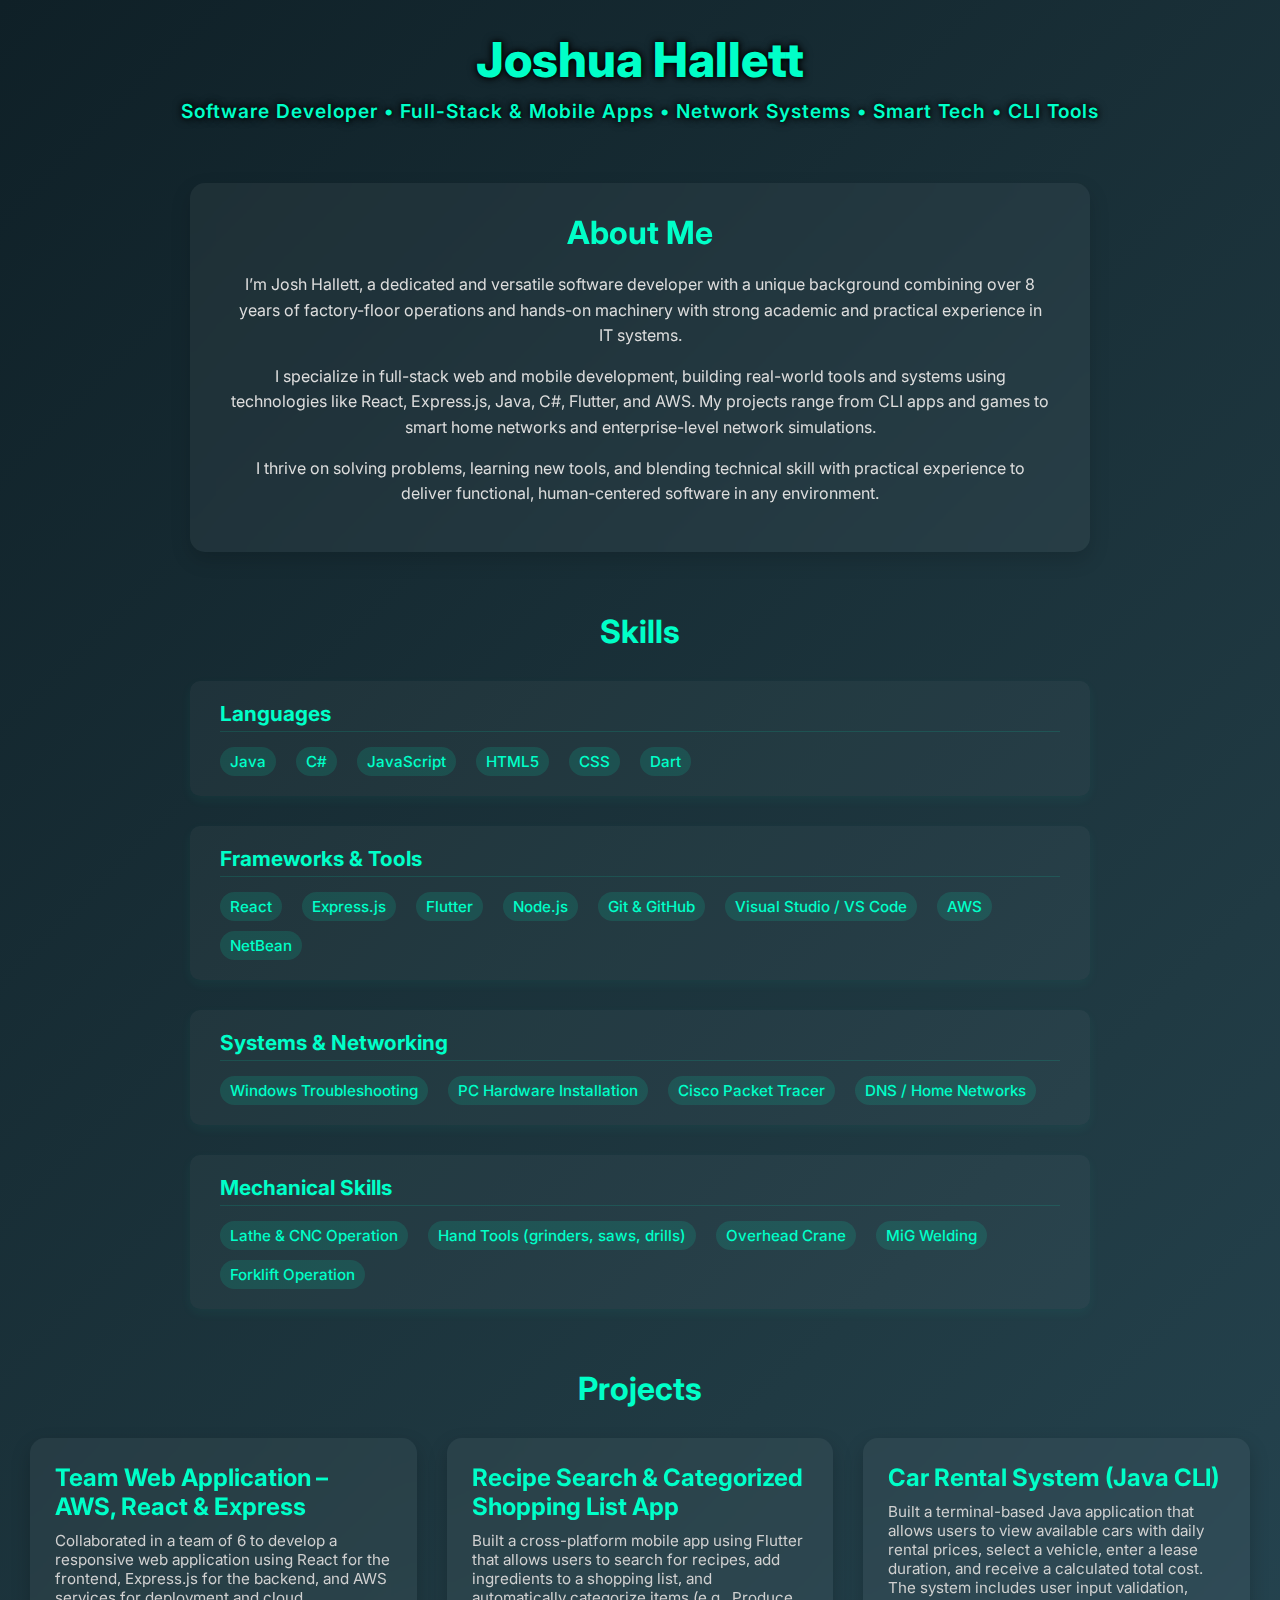
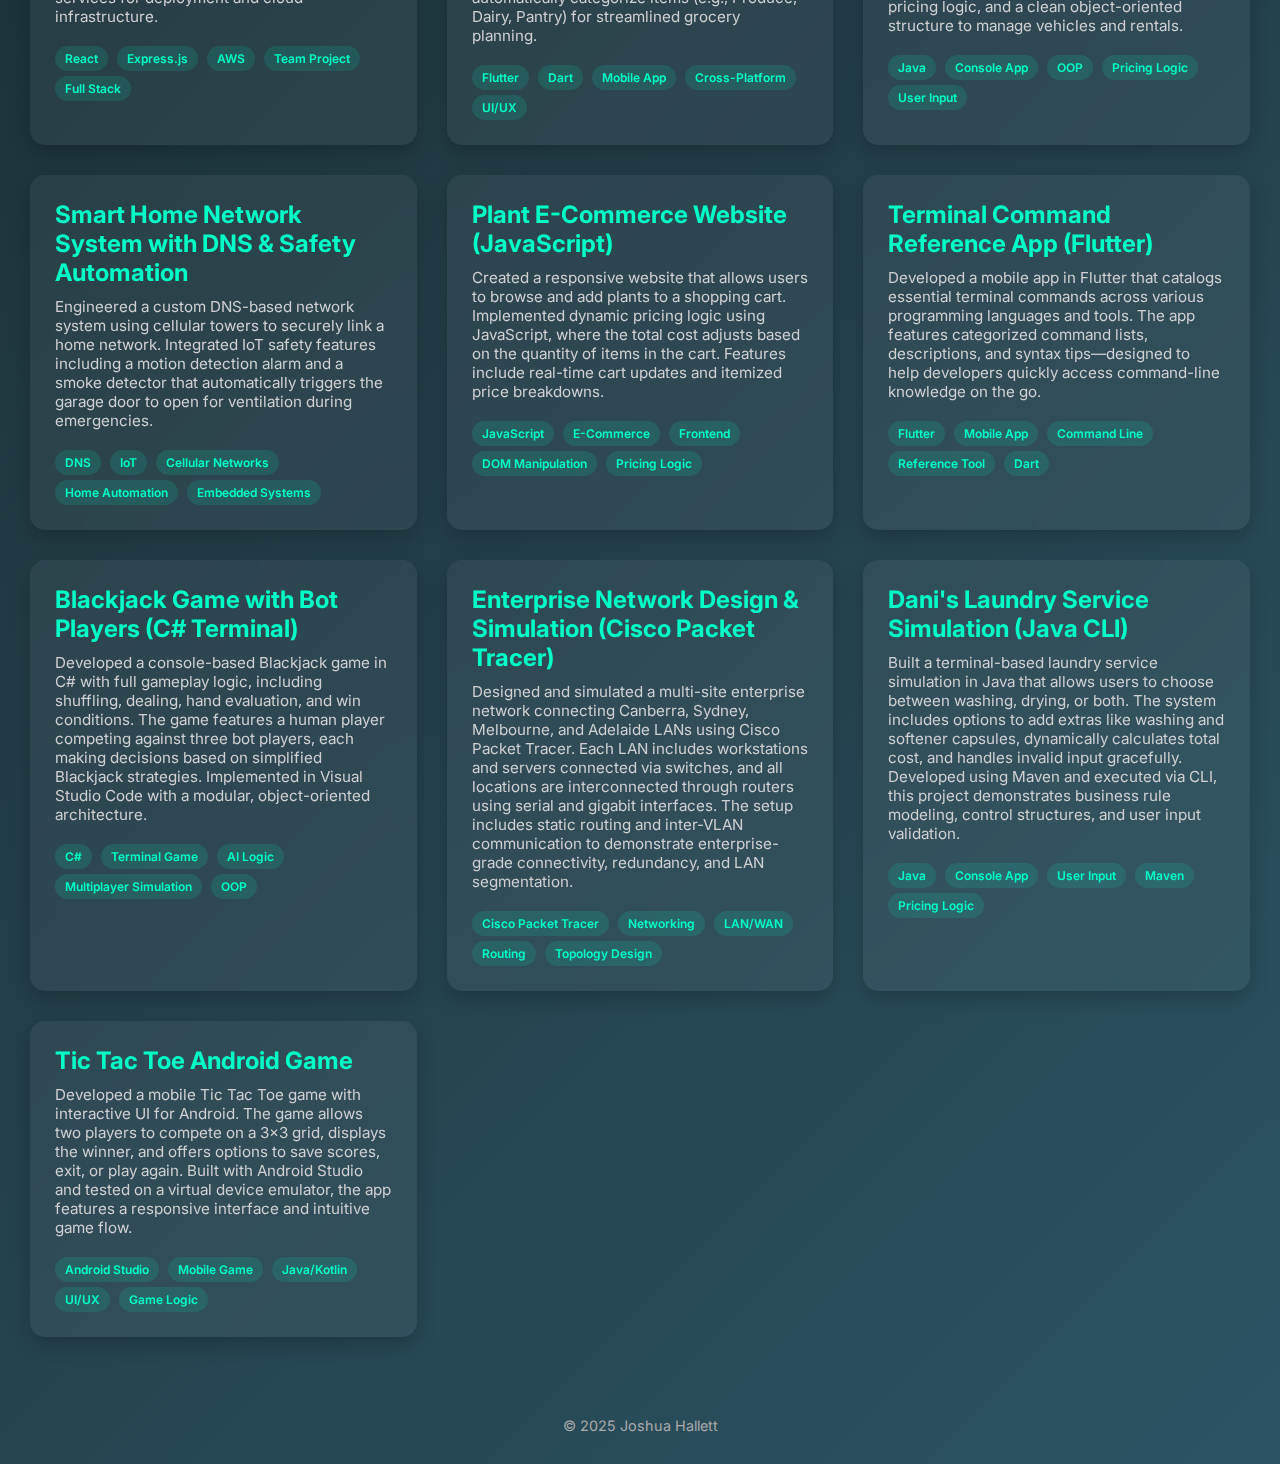
<file: index.html>
<!DOCTYPE html>
<html lang="en">

<head>
    <meta charset="UTF-8" />
    <meta name="viewport" content="width=device-width, initial-scale=1.0" />
    <title>Joshua Hallett | IT Portfolio</title>
    <link rel="stylesheet" href="style.css" />
</head>
<script>
    document.addEventListener("DOMContentLoaded", () => {
        const cards = document.querySelectorAll(".project-card");
        cards.forEach(card => {
            card.addEventListener("click", () => {
                card.classList.toggle("expanded");
            });
        });
    });
</script>

<body>
    <header class="header">
        <h1>Joshua Hallett</h1>
        <p>Software Developer • Full-Stack & Mobile Apps • Network Systems • Smart Tech • CLI Tools</p>
    </header>

    <section class="about-me">
        <h2>About Me</h2>
        <p>
            I’m Josh Hallett, a dedicated and versatile software developer with a unique background combining over 8
            years of factory-floor operations and hands-on machinery with strong academic and practical experience in IT
            systems.
        </p>
        <p>
            I specialize in full-stack web and mobile development, building real-world tools and systems using
            technologies like React, Express.js, Java, C#, Flutter, and AWS. My projects range from CLI apps and games
            to smart home networks and enterprise-level network simulations.
        </p>
        <p>
            I thrive on solving problems, learning new tools, and blending technical skill with practical experience to
            deliver functional, human-centered software in any environment.
        </p>
    </section>

    <section class="skills">
    <h2>Skills</h2>
    <div class="skill-group">
        <h3>Languages</h3>
        <ul>
            <li>Java</li>
            <li>C#</li>
            <li>JavaScript</li>
            <li>HTML5</li>
            <li>CSS</li>
            <li>Dart</li>
        </ul>
    </div>

    <div class="skill-group">
        <h3>Frameworks & Tools</h3>
        <ul>
            <li>React</li>
            <li>Express.js</li>
            <li>Flutter</li>
            <li>Node.js</li>
            <li>Git & GitHub</li>
            <li>Visual Studio / VS Code</li>
            <li>AWS</li>
            <li>NetBean</li>
        </ul>
    </div>

    <div class="skill-group">
        <h3>Systems & Networking</h3>
        <ul>
            <li>Windows Troubleshooting</li>
            <li>PC Hardware Installation</li>
            <li>Cisco Packet Tracer</li>
            <li>DNS / Home Networks</li>
        </ul>
    </div>

    <div class="skill-group">
        <h3>Mechanical Skills</h3>
        <ul>
            <li>Lathe & CNC Operation</li>
            <li>Hand Tools (grinders, saws, drills)</li>
            <li>Overhead Crane</li>
            <li>MiG Welding</li>
            <li>Forklift Operation</li>
        </ul>
    </div>
</section>


    <h2 class="section-title">Projects</h2>
    <section class="projects">
        
        <div class="project-card">
            <h2>Team Web Application – AWS, React & Express</h2>
            <p>Collaborated in a team of 6 to develop a responsive web application using React for
                the frontend, Express.js for the backend, and AWS services for deployment and cloud infrastructure.</p>
            <span class="tag">React</span>
            <span class="tag">Express.js</span>
            <span class="tag">AWS</span>
            <span class="tag">Team Project</span>
            <span class="tag">Full Stack</span>
        </div>

        <div class="project-card">
            <h2>Recipe Search & Categorized Shopping List App</h2>
            <p>Built a cross-platform mobile app using Flutter that allows users to search for recipes, add ingredients
                to a shopping list, and automatically categorize items (e.g., Produce, Dairy, Pantry) for streamlined
                grocery planning.</p>
            <span class="tag">Flutter</span>
            <span class="tag">Dart</span>
            <span class="tag">Mobile App</span>
            <span class="tag">Cross-Platform</span>
            <span class="tag">UI/UX</span>
        </div>

        <div class="project-card">
            <h2>Car Rental System (Java CLI)</h2>
            <p>Built a terminal-based Java application that allows users to view available cars with daily rental
                prices, select a vehicle, enter a lease duration, and receive a calculated total cost. The system
                includes user input validation, pricing logic, and a clean object-oriented structure to manage vehicles
                and rentals.</p>
            <span class="tag">Java</span>
            <span class="tag">Console App</span>
            <span class="tag">OOP</span>
            <span class="tag">Pricing Logic</span>
            <span class="tag">User Input</span>
        </div>

        <div class="project-card">
            <h2>Smart Home Network System with DNS & Safety Automation</h2>
            <p>Engineered a custom DNS-based network system using cellular towers to securely link a home network.
                Integrated IoT safety features including a motion detection alarm and a smoke detector that
                automatically triggers the garage door to open for ventilation during emergencies.</p>
            <span class="tag">DNS</span>
            <span class="tag">IoT</span>
            <span class="tag">Cellular Networks</span>
            <span class="tag">Home Automation</span>
            <span class="tag">Embedded Systems</span>
        </div>

        <div class="project-card">
            <h2>Plant E-Commerce Website (JavaScript)</h2>
            <p>Created a responsive website that allows users to browse and add plants to a shopping cart. Implemented
                dynamic pricing logic using JavaScript, where the total cost adjusts based on the quantity of items in
                the cart. Features include real-time cart updates and itemized price breakdowns.</p>
            <span class="tag">JavaScript</span>
            <span class="tag">E-Commerce</span>
            <span class="tag">Frontend</span>
            <span class="tag">DOM Manipulation</span>
            <span class="tag">Pricing Logic</span>
        </div>

        <div class="project-card">
            <h2>Terminal Command Reference App (Flutter)</h2>
            <p>Developed a mobile app in Flutter that catalogs essential terminal commands across various programming
                languages and tools. The app features categorized command lists, descriptions, and syntax tips—designed
                to help developers quickly access command-line knowledge on the go.</p>
            <span class="tag">Flutter</span>
            <span class="tag">Mobile App</span>
            <span class="tag">Command Line</span>
            <span class="tag">Reference Tool</span>
            <span class="tag">Dart</span>
        </div>

        <div class="project-card">
            <h2>Blackjack Game with Bot Players (C# Terminal)</h2>
            <p>Developed a console-based Blackjack game in C# with full gameplay logic, including shuffling, dealing,
                hand evaluation, and win conditions. The game features a human player competing against three
                bot players, each making decisions based on simplified Blackjack strategies. Implemented
                in Visual Studio Code with a modular, object-oriented architecture.</p>
            <span class="tag">C#</span>
            <span class="tag">Terminal Game</span>
            <span class="tag">AI Logic</span>
            <span class="tag">Multiplayer Simulation</span>
            <span class="tag">OOP</span>
        </div>

        <div class="project-card">
            <h2>Enterprise Network Design & Simulation (Cisco Packet Tracer)</h2>
            <p>Designed and simulated a multi-site enterprise network connecting Canberra, Sydney, Melbourne, and
                Adelaide LANs using Cisco Packet Tracer. Each LAN includes workstations and servers connected via
                switches, and all locations are interconnected through routers using serial and gigabit interfaces. The
                setup includes static routing and inter-VLAN communication to demonstrate enterprise-grade connectivity,
                redundancy, and LAN segmentation.</p>
            <span class="tag">Cisco Packet Tracer</span>
            <span class="tag">Networking</span>
            <span class="tag">LAN/WAN</span>
            <span class="tag">Routing</span>
            <span class="tag">Topology Design</span>
        </div>

        <div class="project-card">
            <h2>Dani's Laundry Service Simulation (Java CLI)</h2>
            <p>Built a terminal-based laundry service simulation in Java that allows users to choose between washing,
                drying, or both. The system includes options to add extras like washing and softener capsules,
                dynamically calculates total cost, and handles invalid input gracefully. Developed using Maven and
                executed via CLI, this project demonstrates business rule modeling, control structures, and user input
                validation.</p>
            <span class="tag">Java</span>
            <span class="tag">Console App</span>
            <span class="tag">User Input</span>
            <span class="tag">Maven</span>
            <span class="tag">Pricing Logic</span>
        </div>

        <div class="project-card">
            <h2>Tic Tac Toe Android Game</h2>
            <p>Developed a mobile Tic Tac Toe game with interactive UI for Android. The game allows two players to
                compete on a 3x3 grid, displays the winner, and offers options to save scores, exit, or play again.
                Built with Android Studio and tested on a virtual device emulator, the app features a responsive
                interface and intuitive game flow.</p>
            <span class="tag">Android Studio</span>
            <span class="tag">Mobile Game</span>
            <span class="tag">Java/Kotlin</span>
            <span class="tag">UI/UX</span>
            <span class="tag">Game Logic</span>
        </div>
    </section>

    <footer class="footer">
        <p>&copy; 2025 Joshua Hallett</p>
    </footer>
</body>

</html>
</file>
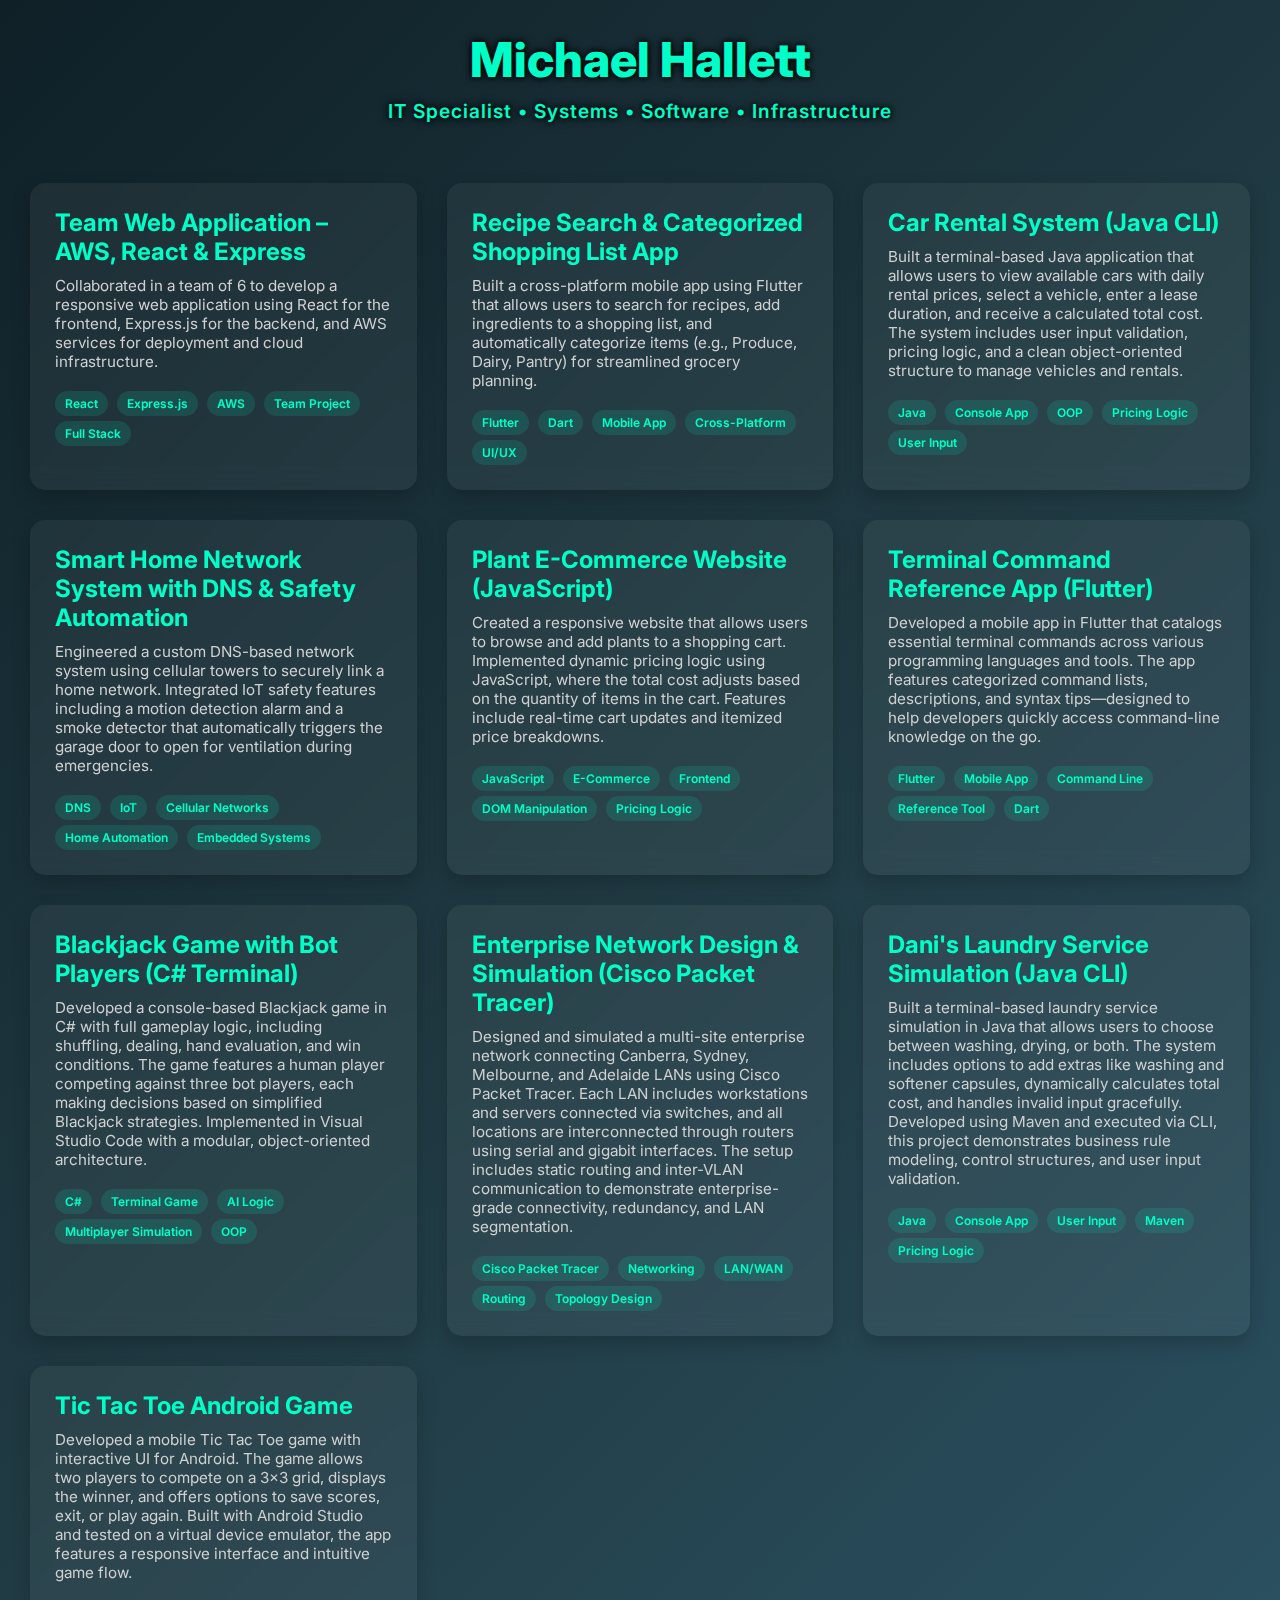
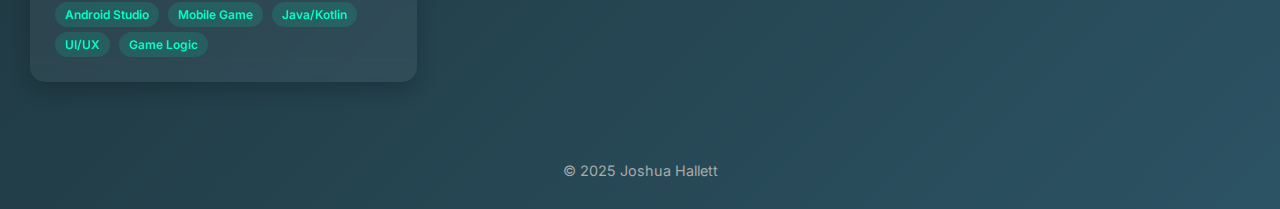
<file: WebPage.html>
<!DOCTYPE html>
<html lang="en">

<head>
    <meta charset="UTF-8" />
    <meta name="viewport" content="width=device-width, initial-scale=1.0" />
    <title>Michael Hallett | IT Portfolio</title>
    <link rel="stylesheet" href="style.css" />
</head>

<body>
    <header class="header">
        <h1>Michael Hallett</h1>
        <p>IT Specialist • Systems • Software • Infrastructure</p>
    </header>

    <section class="projects">
        <div class="project-card">
            <h2>Team Web Application – AWS, React & Express</h2>
            <p>Collaborated in a team of 6 to develop a responsive web application using React for
                the frontend, Express.js for the backend, and AWS services for deployment and cloud infrastructure.</p>
            <span class="tag">React</span>
            <span class="tag">Express.js</span>
            <span class="tag">AWS</span>
            <span class="tag">Team Project</span>
            <span class="tag">Full Stack</span>
        </div>

        <div class="project-card">
            <h2>Recipe Search & Categorized Shopping List App</h2>
            <p>Built a cross-platform mobile app using Flutter that allows users to search for recipes, add ingredients
                to a shopping list, and automatically categorize items (e.g., Produce, Dairy, Pantry) for streamlined
                grocery planning.</p>
            <span class="tag">Flutter</span>
            <span class="tag">Dart</span>
            <span class="tag">Mobile App</span>
            <span class="tag">Cross-Platform</span>
            <span class="tag">UI/UX</span>
        </div>

        <div class="project-card">
            <h2>Car Rental System (Java CLI)</h2>
            <p>Built a terminal-based Java application that allows users to view available cars with daily rental
                prices, select a vehicle, enter a lease duration, and receive a calculated total cost. The system
                includes user input validation, pricing logic, and a clean object-oriented structure to manage vehicles
                and rentals.</p>
            <span class="tag">Java</span>
            <span class="tag">Console App</span>
            <span class="tag">OOP</span>
            <span class="tag">Pricing Logic</span>
            <span class="tag">User Input</span>
        </div>

        <div class="project-card">
            <h2>Smart Home Network System with DNS & Safety Automation</h2>
            <p>Engineered a custom DNS-based network system using cellular towers to securely link a home network.
                Integrated IoT safety features including a motion detection alarm and a smoke detector that
                automatically triggers the garage door to open for ventilation during emergencies.</p>
            <span class="tag">DNS</span>
            <span class="tag">IoT</span>
            <span class="tag">Cellular Networks</span>
            <span class="tag">Home Automation</span>
            <span class="tag">Embedded Systems</span>
        </div>

        <div class="project-card">
            <h2>Plant E-Commerce Website (JavaScript)</h2>
            <p>Created a responsive website that allows users to browse and add plants to a shopping cart. Implemented
                dynamic pricing logic using JavaScript, where the total cost adjusts based on the quantity of items in
                the cart. Features include real-time cart updates and itemized price breakdowns.</p>
            <span class="tag">JavaScript</span>
            <span class="tag">E-Commerce</span>
            <span class="tag">Frontend</span>
            <span class="tag">DOM Manipulation</span>
            <span class="tag">Pricing Logic</span>
        </div>

        <div class="project-card">
            <h2>Terminal Command Reference App (Flutter)</h2>
            <p>Developed a mobile app in Flutter that catalogs essential terminal commands across various programming
                languages and tools. The app features categorized command lists, descriptions, and syntax tips—designed
                to help developers quickly access command-line knowledge on the go.</p>
            <span class="tag">Flutter</span>
            <span class="tag">Mobile App</span>
            <span class="tag">Command Line</span>
            <span class="tag">Reference Tool</span>
            <span class="tag">Dart</span>
        </div>

        <div class="project-card">
            <h2>Blackjack Game with Bot Players (C# Terminal)</h2>
            <p>Developed a console-based Blackjack game in C# with full gameplay logic, including shuffling, dealing,
                hand evaluation, and win conditions. The game features a human player competing against three
                bot players, each making decisions based on simplified Blackjack strategies. Implemented
                in Visual Studio Code with a modular, object-oriented architecture.</p>
            <span class="tag">C#</span>
            <span class="tag">Terminal Game</span>
            <span class="tag">AI Logic</span>
            <span class="tag">Multiplayer Simulation</span>
            <span class="tag">OOP</span>
        </div>

        <div class="project-card">
            <h2>Enterprise Network Design & Simulation (Cisco Packet Tracer)</h2>
            <p>Designed and simulated a multi-site enterprise network connecting Canberra, Sydney, Melbourne, and
                Adelaide LANs using Cisco Packet Tracer. Each LAN includes workstations and servers connected via
                switches, and all locations are interconnected through routers using serial and gigabit interfaces. The
                setup includes static routing and inter-VLAN communication to demonstrate enterprise-grade connectivity,
                redundancy, and LAN segmentation.</p>
            <span class="tag">Cisco Packet Tracer</span>
            <span class="tag">Networking</span>
            <span class="tag">LAN/WAN</span>
            <span class="tag">Routing</span>
            <span class="tag">Topology Design</span>
        </div>

        <div class="project-card">
            <h2>Dani's Laundry Service Simulation (Java CLI)</h2>
            <p>Built a terminal-based laundry service simulation in Java that allows users to choose between washing,
                drying, or both. The system includes options to add extras like washing and softener capsules,
                dynamically calculates total cost, and handles invalid input gracefully. Developed using Maven and
                executed via CLI, this project demonstrates business rule modeling, control structures, and user input
                validation.</p>
            <span class="tag">Java</span>
            <span class="tag">Console App</span>
            <span class="tag">User Input</span>
            <span class="tag">Maven</span>
            <span class="tag">Pricing Logic</span>
        </div>

        <div class="project-card">
            <h2>Tic Tac Toe Android Game</h2>
            <p>Developed a mobile Tic Tac Toe game with interactive UI for Android. The game allows two players to
                compete on a 3x3 grid, displays the winner, and offers options to save scores, exit, or play again.
                Built with Android Studio and tested on a virtual device emulator, the app features a responsive
                interface and intuitive game flow.</p>
            <span class="tag">Android Studio</span>
            <span class="tag">Mobile Game</span>
            <span class="tag">Java/Kotlin</span>
            <span class="tag">UI/UX</span>
            <span class="tag">Game Logic</span>
        </div>
    </section>

    <footer class="footer">
        <p>&copy; 2025 Joshua Hallett</p>
    </footer>
</body>

</html>
</file>
<file: style.css>
@import url('https://fonts.googleapis.com/css2?family=Inter:wght@400;600;800&display=swap');

* {
    margin: 0;
    padding: 0;
    box-sizing: border-box;
    font-family: 'Inter', sans-serif;
}

body {
    background: linear-gradient(135deg, #0f2027, #203a43, #2c5364);
    color: #f1f1f1;
    padding: 30px;
}

.header {
    text-align: center;
    margin-bottom: 60px;
}

.header h1 {
    font-size: 3rem;
    font-weight: 800;
    color: #00ffc8;
    text-shadow: 0 0 5px #000000, 0 0 10px rgb(0, 0, 0);
}

.header p {
    font-size: 1.2rem;
    color: #00ffc8;
    font-weight: 600;
    letter-spacing: 1px;
    text-shadow: 0 0 5px #000000, 0 0 10px rgb(0, 0, 0);
    margin-top: 10px;
}

.nav-link {
    color: #00ffc8;
    font-weight: 600;
    text-decoration: none;
    padding: 10px 20px;
    border: 1px solid #00ffc8;
    border-radius: 30px;
    transition: background 0.3s ease;
}

.nav-link:hover {
    background-color: #00ffc820;
}

.projects {
    display: grid;
    grid-template-columns: repeat(auto-fit, minmax(300px, 1fr));
    gap: 30px;
    z-index: 0;
    overflow: visible;
    position: relative;
}

/* Project Cards */
.project-card {
    background: rgba(255, 255, 255, 0.05);
    backdrop-filter: blur(10px);
    border-radius: 15px;
    padding: 25px;
    box-shadow: 0 8px 20px rgba(0, 0, 0, 0.2);
    transition: transform 0.3s ease, box-shadow 0.3s ease;
    position: relative;
    z-index: 0;
    transform-origin: center center;
}

.project-card:hover {
    transform: translateY(-5px);
    box-shadow: 0 12px 30px rgba(0, 255, 200, 0.2);
}

/* Expanded State */
.project-card.expanded {
    transform: scale(1.1);
    z-index: 1;
    box-shadow: 0 12px 35px rgba(0, 255, 200, 0.3);
}

/* Card Text */
.project-card h2 {
    font-size: 1.5rem;
    color: #00ffc8;
    margin-bottom: 10px;
}

.project-card p {
    font-size: 0.95rem;
    color: #d0d0d0;
    margin-bottom: 15px;
}

.section-title {
    font-size: 2rem;
    color: #00ffc8;
    text-align: center;
    margin-bottom: 30px;
    font-weight: 700;
}

/* Tags */
.tag {
    display: inline-block;
    background-color: #00ffc820;
    color: #00ffc8;
    padding: 5px 10px;
    margin: 5px 5px 0 0;
    border-radius: 30px;
    font-size: 0.75rem;
    font-weight: 600;
}

/* Footer */
.footer {
    text-align: center;
    margin-top: 80px;
    font-size: 0.9rem;
    color: #aaa;
}

/* Mobile Header */
@media (max-width: 500px) {
    .header h1 {
        font-size: 2rem;
    }
}

/* About Me Section */
.about-me {
    max-width: 900px;
    margin: 0 auto 60px;
    background: rgba(255, 255, 255, 0.05);
    backdrop-filter: blur(10px);
    padding: 30px 40px;
    border-radius: 15px;
    box-shadow: 0 8px 20px rgba(0, 0, 0, 0.15);
    text-align: center;
}

.about-me h2 {
    font-size: 2rem;
    color: #00ffc8;
    margin-bottom: 20px;
    font-weight: 700;
}

.about-me p {
    font-size: 1rem;
    line-height: 1.6;
    color: #dddddd;
    margin-bottom: 15px;
}

/* Skills Section */
.skills {
    max-width: 900px;
    margin: 0 auto 60px;
    text-align: left;
    color: #f1f1f1;
}

.skills h2 {
    font-size: 2rem;
    color: #00ffc8;
    text-align: center;
    margin-bottom: 30px;
}

.skill-group {
    margin-bottom: 30px;
    background: rgba(255, 255, 255, 0.04);
    padding: 20px 30px;
    border-radius: 10px;
    box-shadow: 0 4px 12px rgba(0, 255, 200, 0.05);
}

.skill-group h3 {
    font-size: 1.3rem;
    color: #00ffc8;
    margin-bottom: 15px;
    border-bottom: 1px solid #00ffc820;
    padding-bottom: 5px;
}

.skill-group ul {
    list-style: none;
    padding-left: 0;
    display: flex;
    flex-wrap: wrap;
    gap: 10px 20px;
}

.skill-group li {
    font-size: 0.95rem;
    padding: 5px 10px;
    background: #00ffc820;
    color: #00ffc8;
    border-radius: 20px;
    font-weight: 500;
}
</file>
